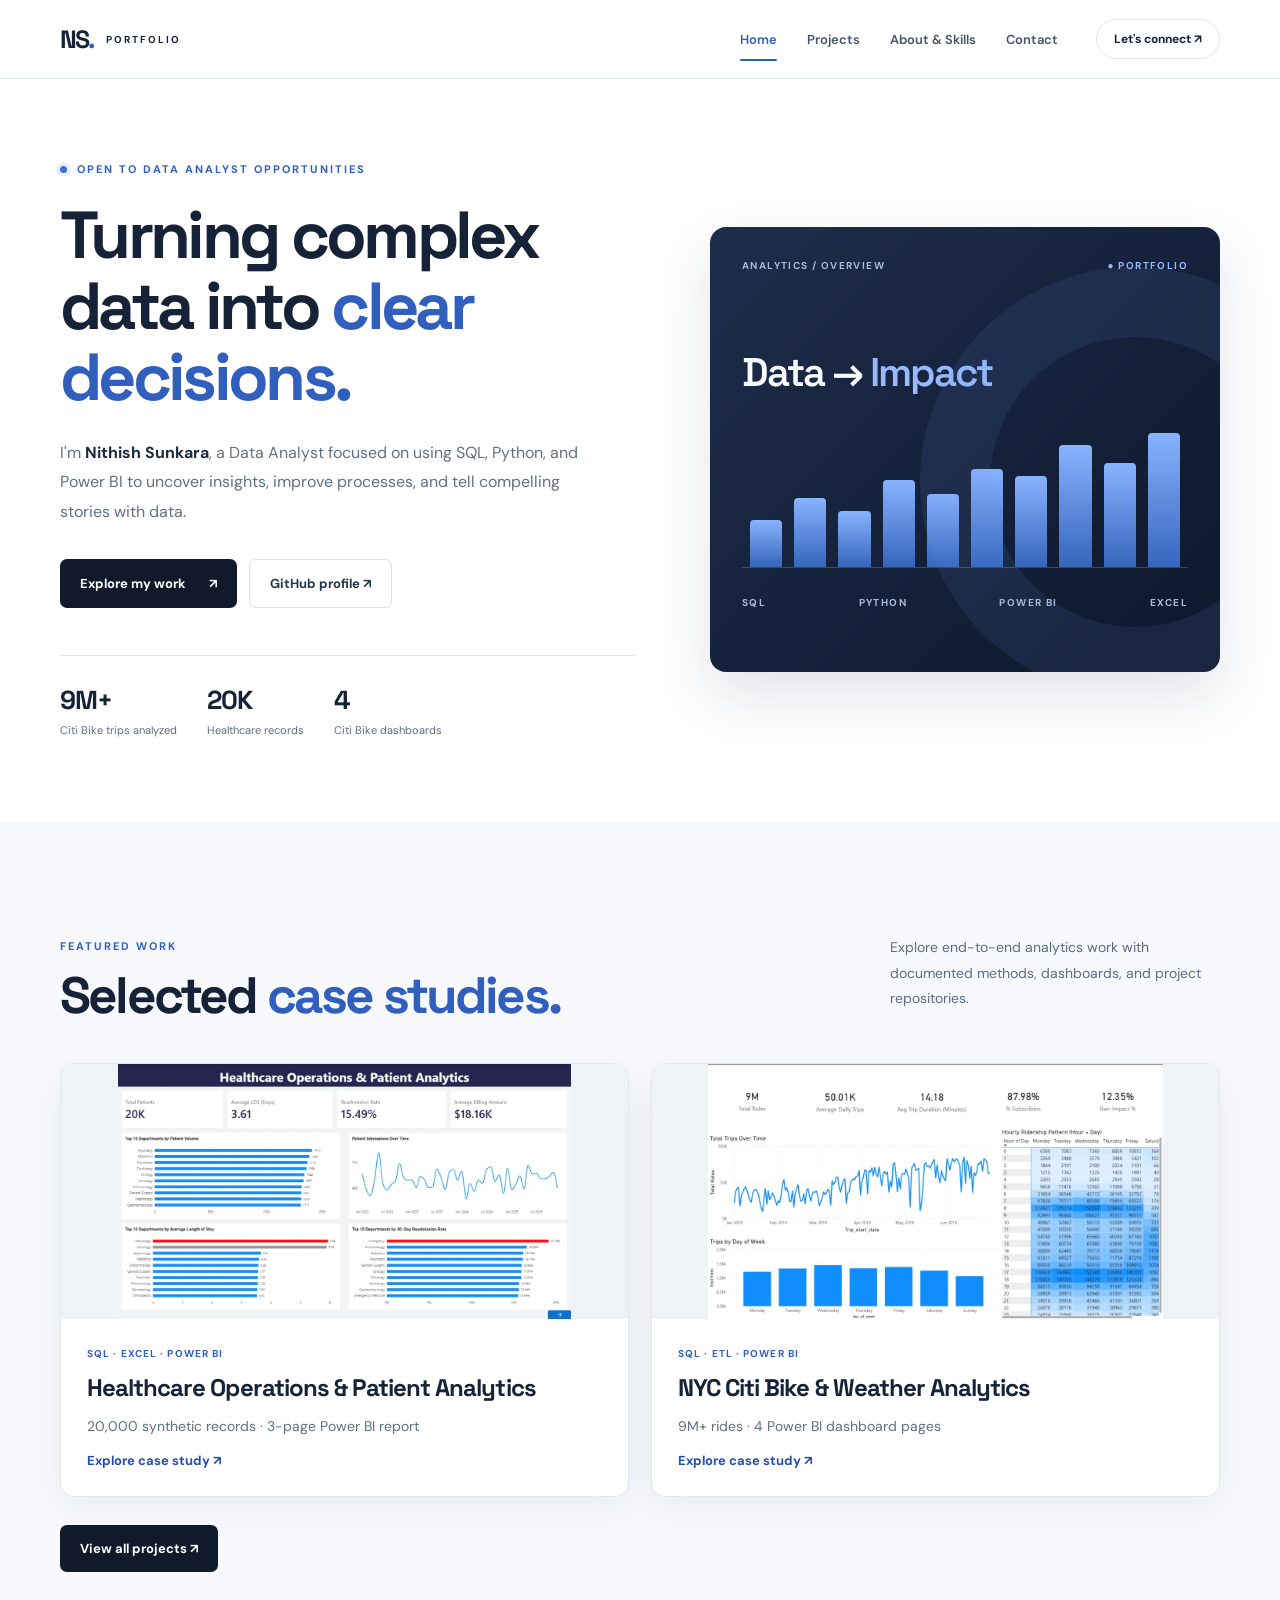
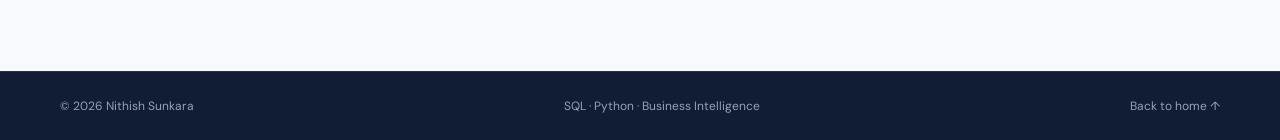
<file: index.html>
<!DOCTYPE html>
<html lang="en"><head><meta charset="utf-8"/><meta content="width=device-width,initial-scale=1" name="viewport"/><meta content="#111d35" name="theme-color"/><link href="styles.css" rel="stylesheet"/><meta content="Data Analyst portfolio showcasing analytical projects, SQL, Python, Power BI, and Excel." name="description"/><title>Data Analyst Portfolio | Nithish Sunkara</title>
<!-- Google Analytics -->
<script async src="https://www.googletagmanager.com/gtag/js?id=G-QJ0G49DFYY"></script>
<script>
  window.dataLayer = window.dataLayer || [];
  function gtag(){dataLayer.push(arguments);}
  gtag('js', new Date());
  gtag('config', 'G-QJ0G49DFYY');
</script>
</head><body><a class="skip" href="#main">Skip to content</a><header class="header"><div class="container nav"><a aria-label="Home" class="wordmark" href="index.html"><span class="mark">NS<span>.</span></span><span>PORTFOLIO</span></a><nav aria-label="Main navigation"><a aria-current="page" class="active" href="index.html">Home</a><a href="projects.html">Projects</a><a href="about.html">About &amp; Skills</a><a href="contact.html">Contact</a></nav><a class="nav-cta" href="contact.html">Let's connect ↗</a></div></header><main id="main"><section class="hero container home-hero" id="home"><div class="hero-copy"><div class="eyebrow"><span class="status-dot"></span> OPEN TO DATA ANALYST OPPORTUNITIES</div><h1>Turning complex data into <em>clear decisions.</em></h1><p class="lead">I'm <strong>Nithish Sunkara</strong>, a Data Analyst focused on using SQL, Python, and Power BI to uncover insights, improve processes, and tell compelling stories with data.</p><div class="actions"><a class="btn primary" href="projects.html">Explore my work <span>↗</span></a><a class="btn secondary" href="https://github.com/Nithish-Sunkara" rel="noopener noreferrer" target="_blank">GitHub profile ↗</a></div><div class="hero-metrics"><div><b>9M+</b><span>Citi Bike trips analyzed</span></div><div><b>20K</b><span>Healthcare records</span></div><div><b>4</b><span>Citi Bike dashboards</span></div></div></div><div aria-label="Decorative data visualization" class="hero-art"><div class="art-top"><span>ANALYTICS / OVERVIEW</span><span class="online">● PORTFOLIO</span></div><div class="art-value">Data → <span>Impact</span></div><div aria-hidden="true" class="bars"><i style="--h:35%"></i><i style="--h:52%"></i><i style="--h:42%"></i><i style="--h:65%"></i><i style="--h:55%"></i><i style="--h:73%"></i><i style="--h:68%"></i><i style="--h:91%"></i><i style="--h:78%"></i><i style="--h:100%"></i></div><div class="art-bottom"><span>SQL</span><span>PYTHON</span><span>POWER BI</span><span>EXCEL</span></div></div></section><section class="section projects-bg"><div class="container"><div class="section-top"><div><p class="kicker">FEATURED WORK</p><h2>Selected <span>case studies.</span></h2></div><p>Explore end-to-end analytics work with documented methods, dashboards, and project repositories.</p></div><div class="featured-preview"><a href="projects.html#healthcare"><img alt="Healthcare executive Power BI dashboard" loading="lazy" src="assets/healthcare/executive-overview.webp"/><div><span>SQL · EXCEL · POWER BI</span><h3>Healthcare Operations &amp; Patient Analytics</h3><p>20,000 synthetic records · 3-page Power BI report</p><strong>Explore case study ↗</strong></div></a><a href="projects.html#citibike"><img alt="Citi Bike ridership Power BI dashboard" loading="lazy" src="assets/citibike/ridership-overview.webp"/><div><span>SQL · ETL · POWER BI</span><h3>NYC Citi Bike &amp; Weather Analytics</h3><p>9M+ rides · 4 Power BI dashboard pages</p><strong>Explore case study ↗</strong></div></a></div><p class="browse-all"><a class="btn primary" href="projects.html">View all projects ↗</a></p></div></section></main><footer><div class="container footer"><span>© <span id="year"></span> Nithish Sunkara</span><span>SQL · Python · Business Intelligence</span><a href="index.html">Back to home ↑</a></div></footer><script src="script.js"></script></body></html>
</file>
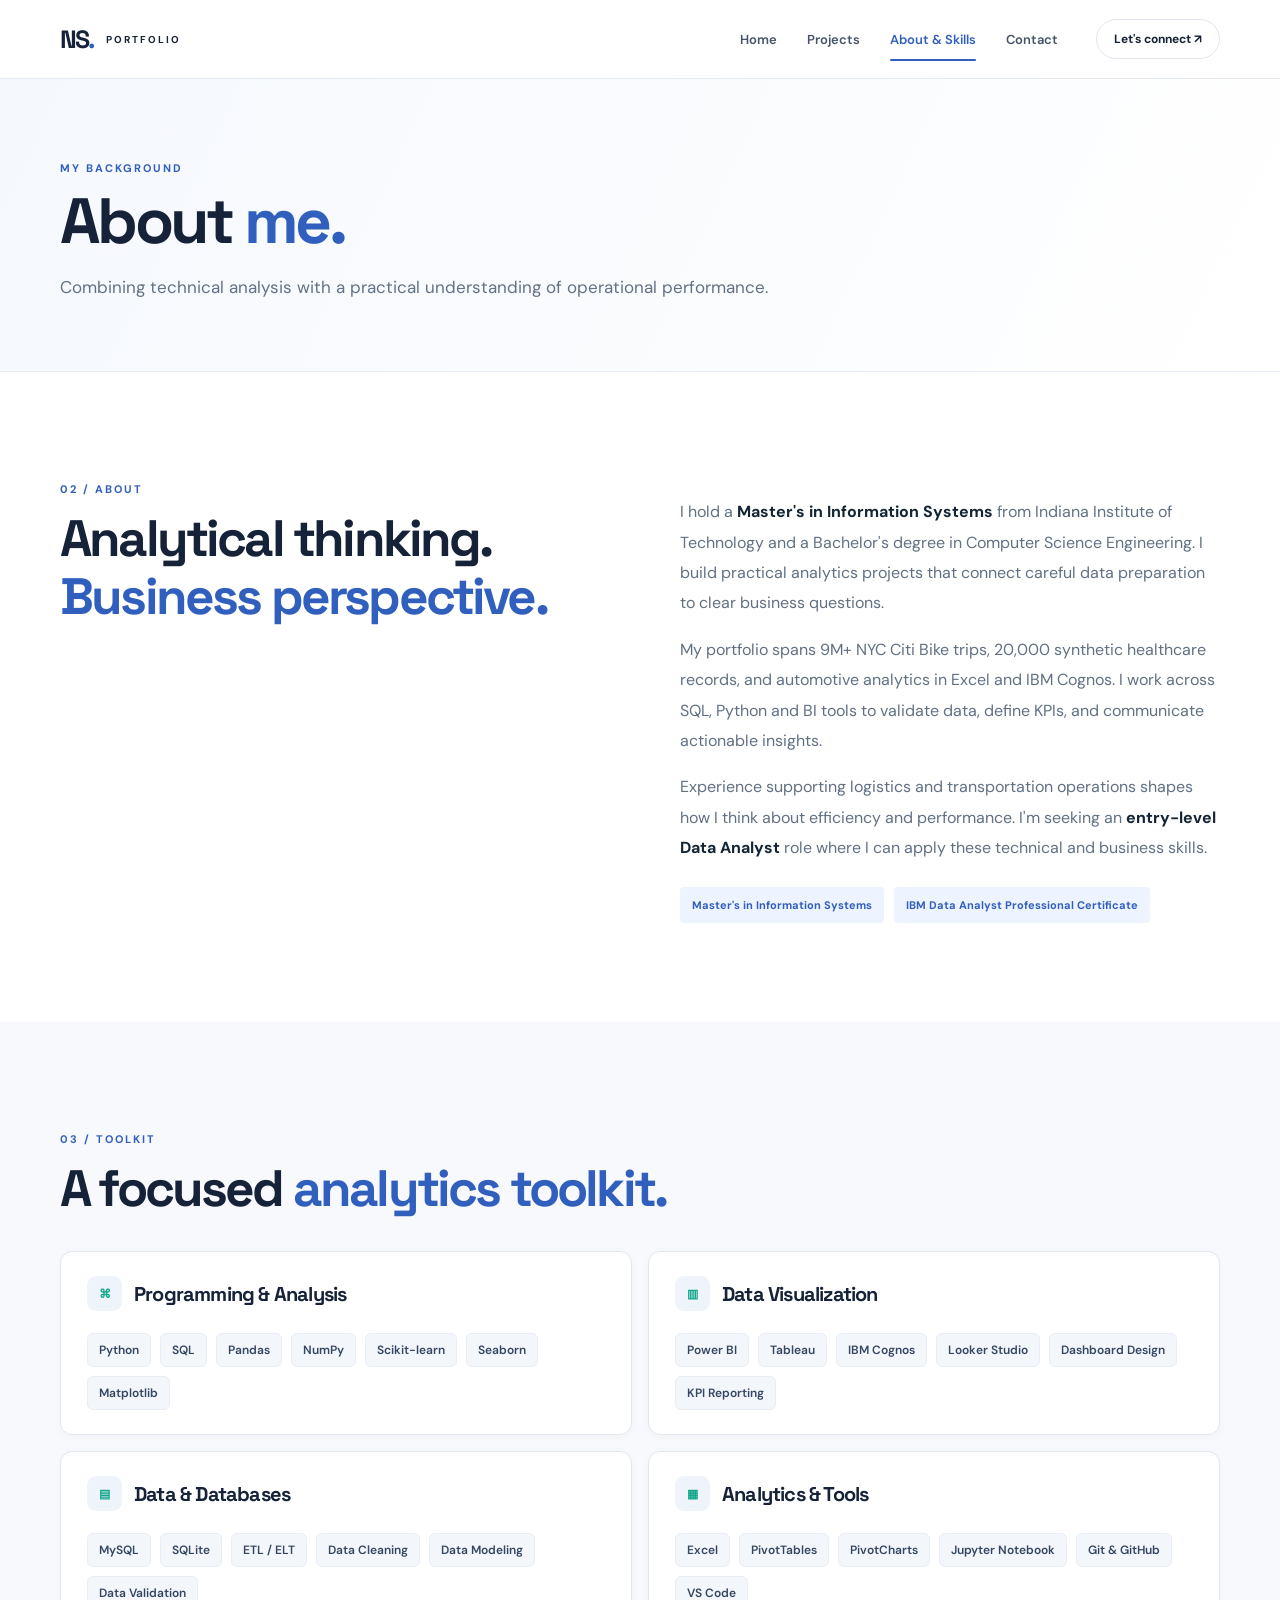
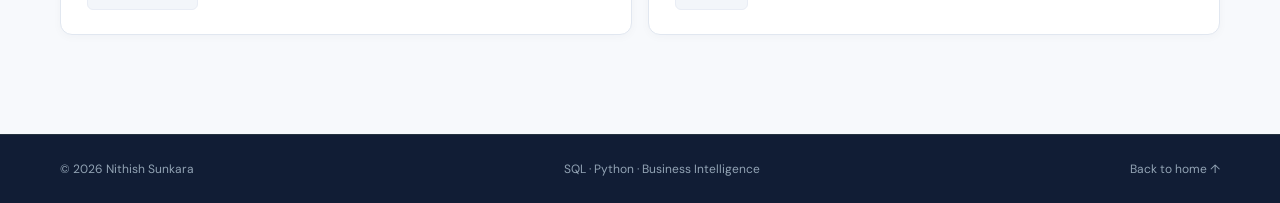
<file: about.html>
<!DOCTYPE html>
<html lang="en"><head><meta charset="utf-8"/><meta content="width=device-width,initial-scale=1" name="viewport"/><meta content="#111d35" name="theme-color"/><link href="styles.css" rel="stylesheet"/><meta content="Background, certifications and technical skills for Data Analyst Nithish Sunkara." name="description"/><title>About &amp; Skills | Nithish Sunkara</title>

<!-- Google Analytics -->
<script async src="https://www.googletagmanager.com/gtag/js?id=G-QJ0G49DFYY"></script>
<script>
  window.dataLayer = window.dataLayer || [];
  function gtag(){dataLayer.push(arguments);}
  gtag('js', new Date());
  gtag('config', 'G-QJ0G49DFYY');
</script>
</head><body><a class="skip" href="#main">Skip to content</a><header class="header"><div class="container nav"><a aria-label="Home" class="wordmark" href="index.html"><span class="mark">NS<span>.</span></span><span>PORTFOLIO</span></a><nav aria-label="Main navigation"><a href="index.html">Home</a><a href="projects.html">Projects</a><a aria-current="page" class="active" href="about.html">About &amp; Skills</a><a href="contact.html">Contact</a></nav><a class="nav-cta" href="contact.html">Let's connect ↗</a></div></header><main id="main"><section class="page-intro"><div class="container"><p class="kicker">MY BACKGROUND</p><h1>About <em>me.</em></h1><p>Combining technical analysis with a practical understanding of operational performance.</p></div></section><section class="section about-section" id="about"><div class="container about-grid"><div><p class="kicker">02 / ABOUT</p><h2>Analytical thinking.<br/><span>Business perspective.</span></h2></div><div class="about-copy"><p>I hold a <strong>Master's in Information Systems</strong> from Indiana Institute of Technology and a Bachelor's degree in Computer Science Engineering. I build practical analytics projects that connect careful data preparation to clear business questions.</p><p>My portfolio spans 9M+ NYC Citi Bike trips, 20,000 synthetic healthcare records, and automotive analytics in Excel and IBM Cognos. I work across SQL, Python and BI tools to validate data, define KPIs, and communicate actionable insights.</p><p>Experience supporting logistics and transportation operations shapes how I think about efficiency and performance. I'm seeking an <strong>entry-level Data Analyst</strong> role where I can apply these technical and business skills.</p><div class="credentials"><span>Master's in Information Systems</span><span>IBM Data Analyst Professional Certificate</span></div></div></div></section><section class="section skills-section" id="skills"><div class="container"><p class="kicker">03 / TOOLKIT</p><h2>A focused <span>analytics toolkit.</span></h2><div class="skills-grid"><div class="skill-card"><div class="skill-heading"><span aria-hidden="true" class="skill-icon">⌘</span><h3>Programming &amp; Analysis</h3></div><div class="skill-tags"><span>Python</span><span>SQL</span><span>Pandas</span><span>NumPy</span><span>Scikit-learn</span><span>Seaborn</span><span>Matplotlib</span></div></div><div class="skill-card"><div class="skill-heading"><span aria-hidden="true" class="skill-icon">▥</span><h3>Data Visualization</h3></div><div class="skill-tags"><span>Power BI</span><span>Tableau</span><span>IBM Cognos</span><span>Looker Studio</span><span>Dashboard Design</span><span>KPI Reporting</span></div></div><div class="skill-card"><div class="skill-heading"><span aria-hidden="true" class="skill-icon">▤</span><h3>Data &amp; Databases</h3></div><div class="skill-tags"><span>MySQL</span><span>SQLite</span><span>ETL / ELT</span><span>Data Cleaning</span><span>Data Modeling</span><span>Data Validation</span></div></div><div class="skill-card"><div class="skill-heading"><span aria-hidden="true" class="skill-icon">▦</span><h3>Analytics &amp; Tools</h3></div><div class="skill-tags"><span>Excel</span><span>PivotTables</span><span>PivotCharts</span><span>Jupyter Notebook</span><span>Git &amp; GitHub</span><span>VS Code</span></div></div></div></div></section></main><footer><div class="container footer"><span>© <span id="year"></span> Nithish Sunkara</span><span>SQL · Python · Business Intelligence</span><a href="index.html">Back to home ↑</a></div></footer><script src="script.js"></script></body></html>
</file>
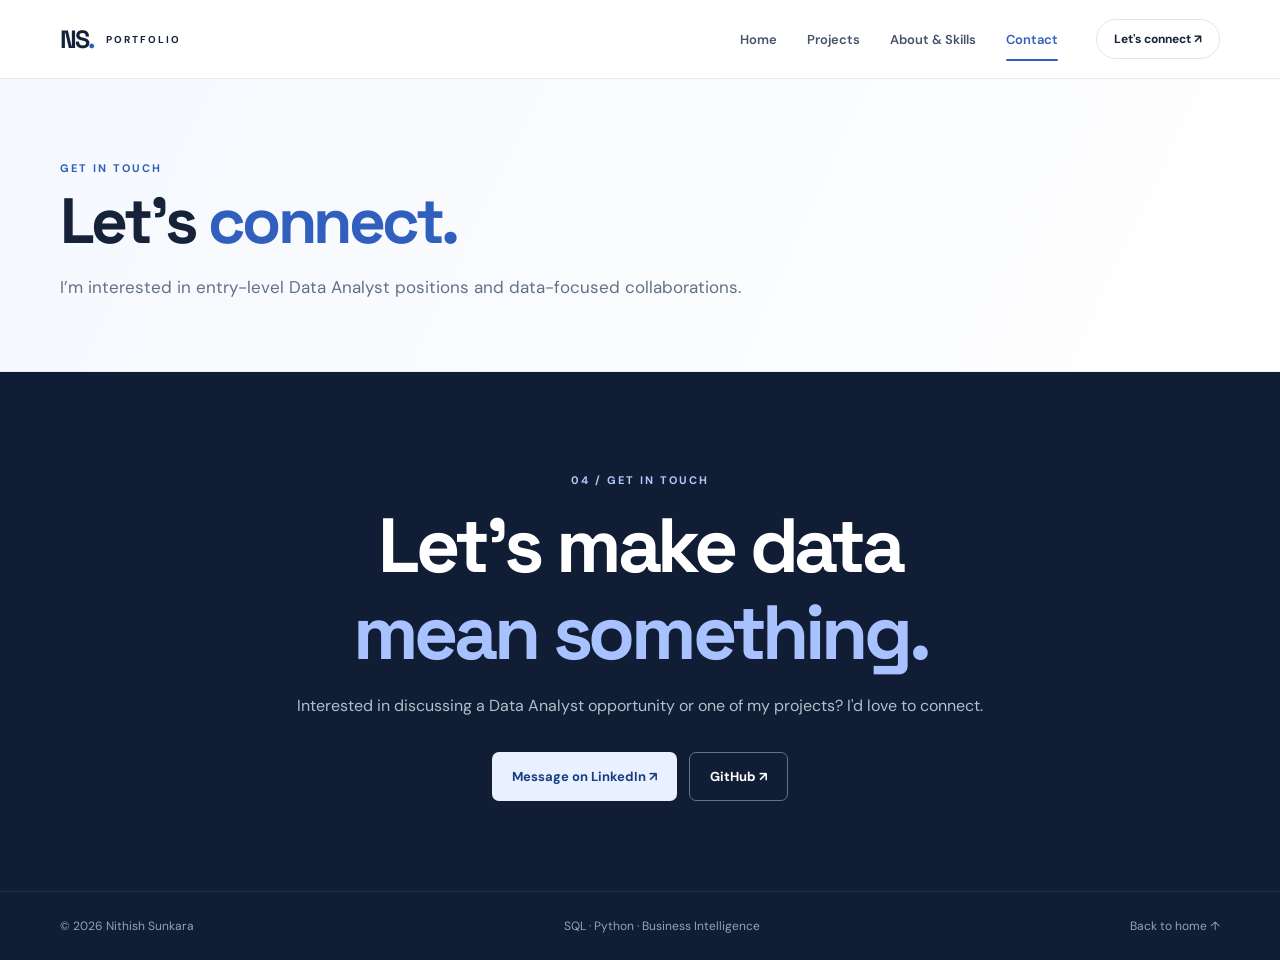
<file: contact.html>
<!DOCTYPE html>
<html lang="en"><head><meta charset="utf-8"/><meta content="width=device-width,initial-scale=1" name="viewport"/><meta content="#111d35" name="theme-color"/><link href="styles.css" rel="stylesheet"/><meta content="Contact Nithish Sunkara for entry-level Data Analyst opportunities." name="description"/><title>Contact | Nithish Sunkara</title>

<!-- Google Analytics -->
<script async src="https://www.googletagmanager.com/gtag/js?id=G-QJ0G49DFYY"></script>
<script>
  window.dataLayer = window.dataLayer || [];
  function gtag(){dataLayer.push(arguments);}
  gtag('js', new Date());
  gtag('config', 'G-QJ0G49DFYY');
</script>
</head><body><a class="skip" href="#main">Skip to content</a><header class="header"><div class="container nav"><a aria-label="Home" class="wordmark" href="index.html"><span class="mark">NS<span>.</span></span><span>PORTFOLIO</span></a><nav aria-label="Main navigation"><a href="index.html">Home</a><a href="projects.html">Projects</a><a href="about.html">About &amp; Skills</a><a aria-current="page" class="active" href="contact.html">Contact</a></nav><a class="nav-cta" href="contact.html">Let's connect ↗</a></div></header><main id="main"><section class="page-intro"><div class="container"><p class="kicker">GET IN TOUCH</p><h1>Let’s <em>connect.</em></h1><p>I’m interested in entry-level Data Analyst positions and data-focused collaborations.</p></div></section><section class="contact-section contact-page" id="contact"><div class="container contact-inner"><p class="kicker">04 / GET IN TOUCH</p><h2>Let's make data<br/><em>mean something.</em></h2><p>Interested in discussing a Data Analyst opportunity or one of my projects? I'd love to connect.</p><div class="actions"><a class="btn light" href="https://www.linkedin.com/in/nsunkara01/" rel="noopener noreferrer" target="_blank">Message on LinkedIn ↗</a><a class="btn outline" href="https://github.com/Nithish-Sunkara" rel="noopener noreferrer" target="_blank">GitHub ↗</a></div></div></section></main><footer><div class="container footer"><span>© <span id="year"></span> Nithish Sunkara</span><span>SQL · Python · Business Intelligence</span><a href="index.html">Back to home ↑</a></div></footer><script src="script.js"></script></body></html>
</file>
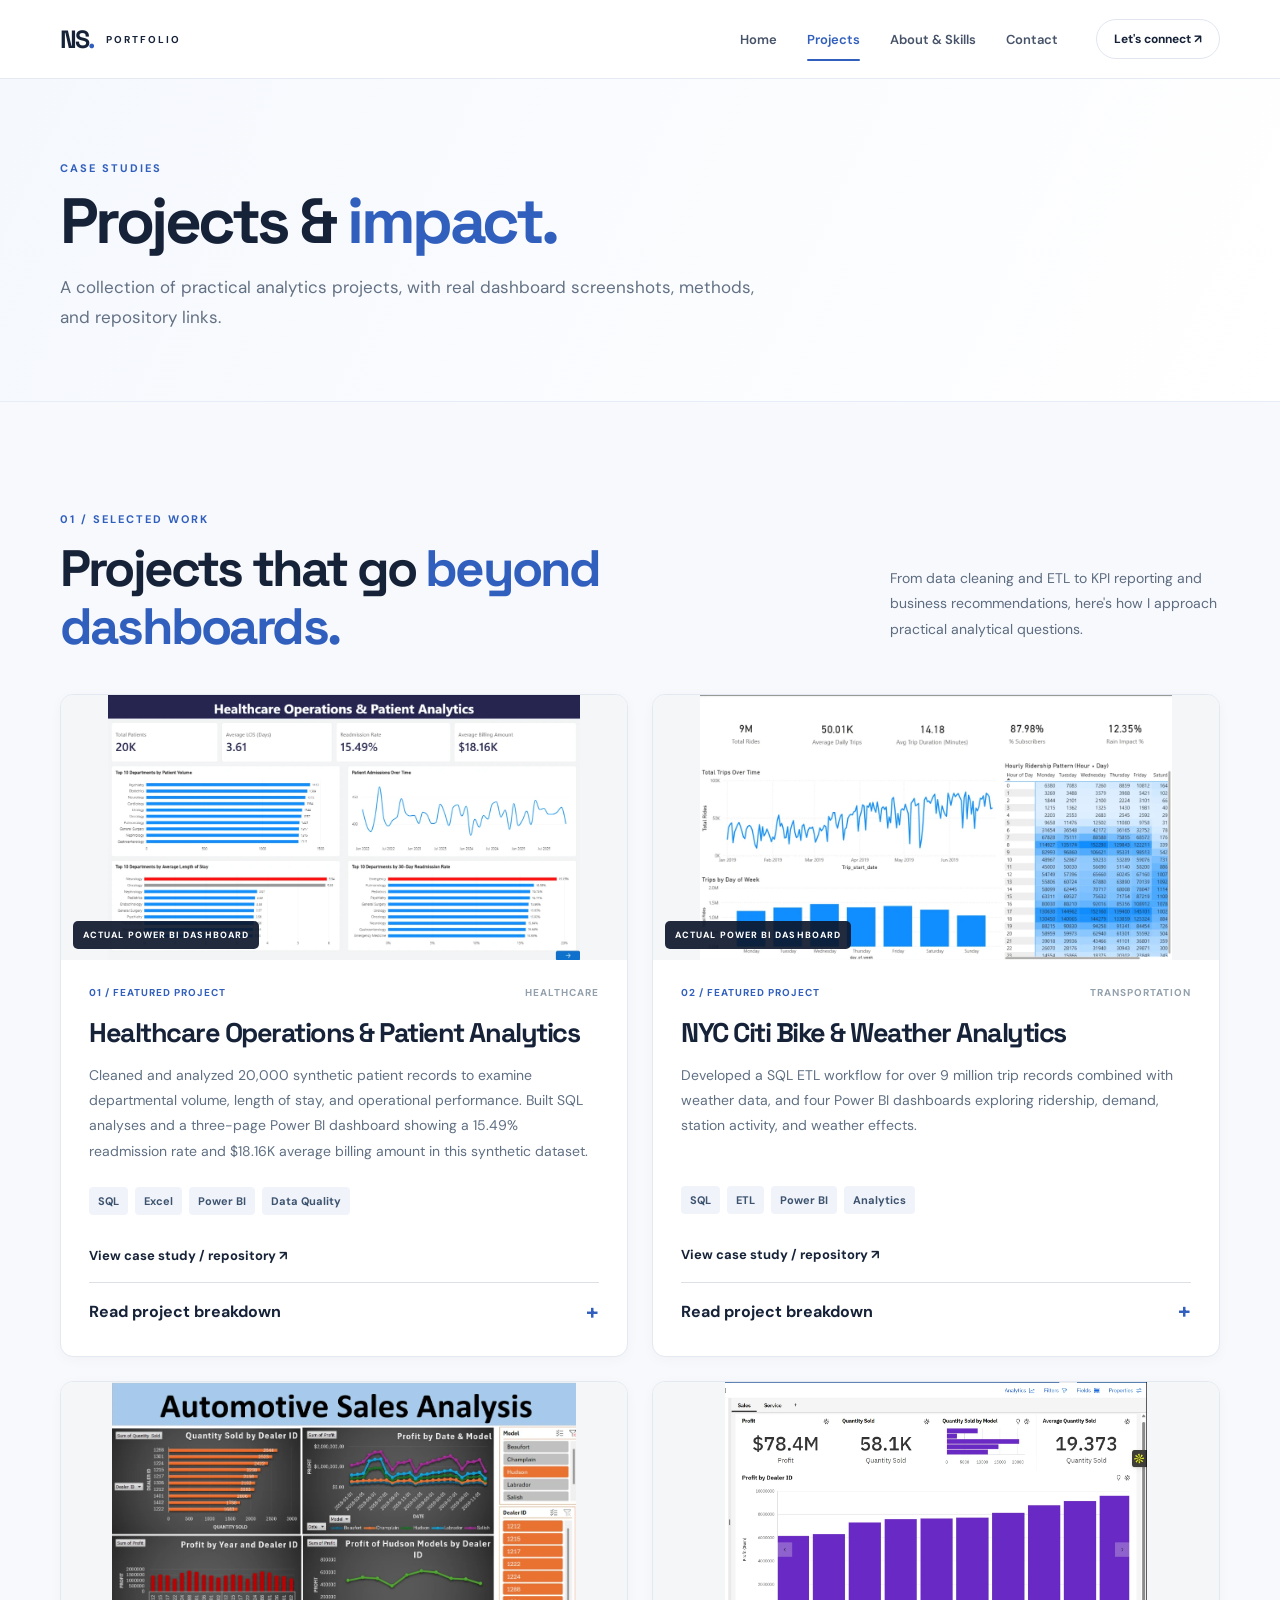
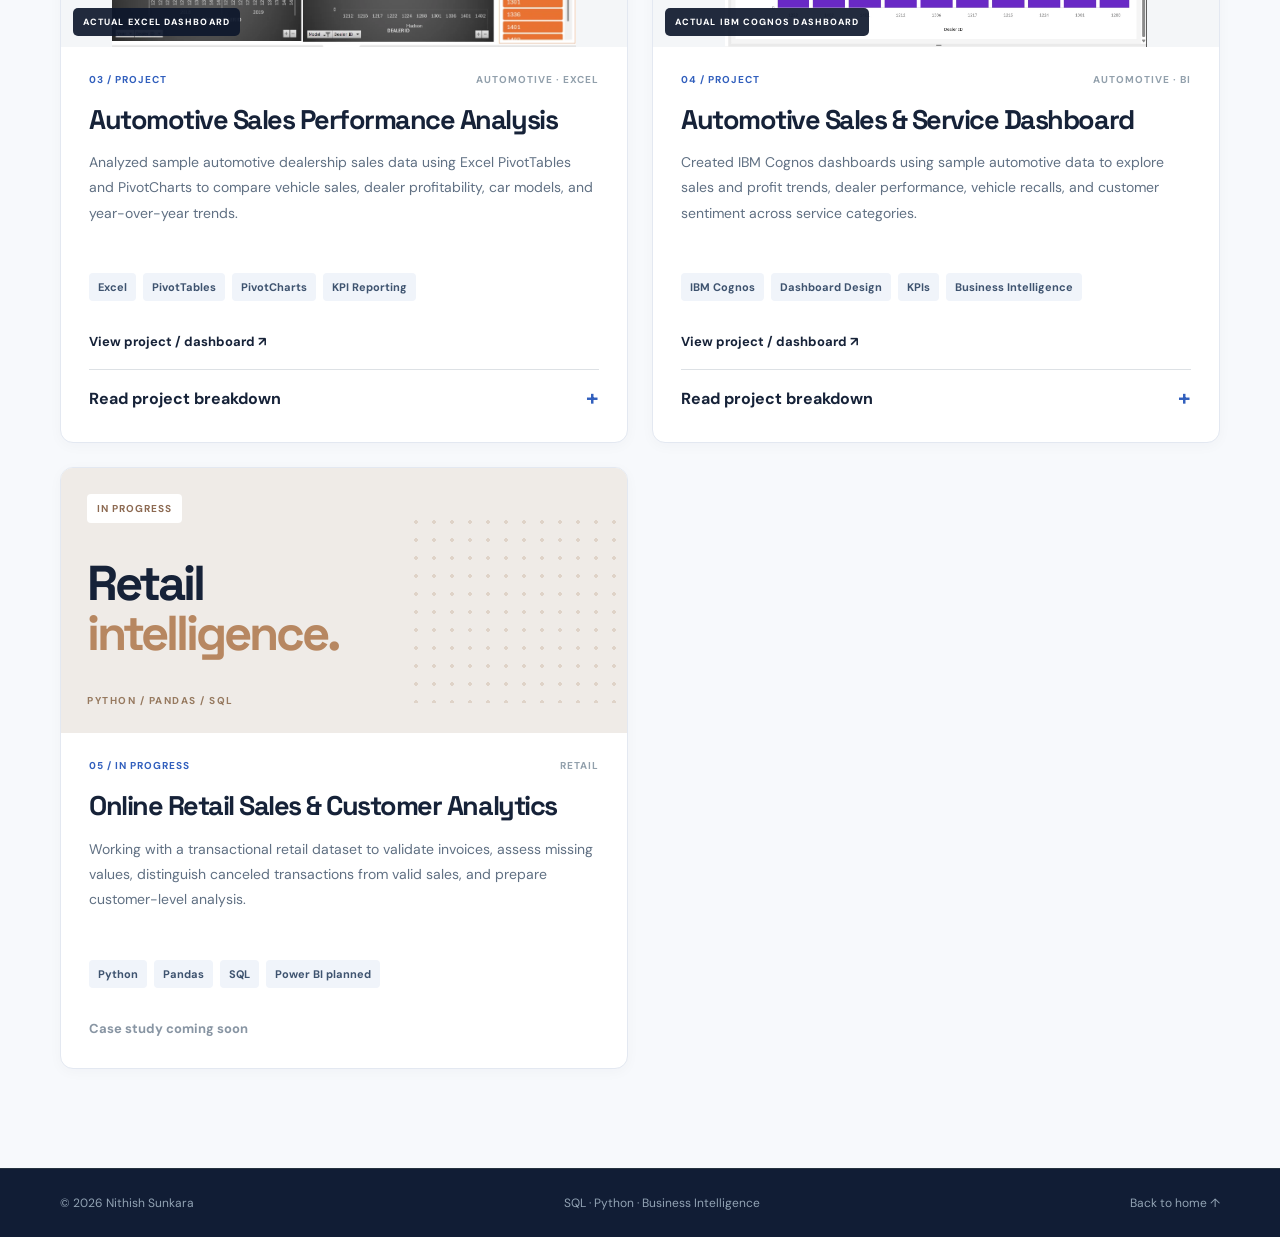
<file: projects.html>
<!DOCTYPE html>
<html lang="en"><head><meta charset="utf-8"/><meta content="width=device-width,initial-scale=1" name="viewport"/><meta content="#111d35" name="theme-color"/><link href="styles.css" rel="stylesheet"/><meta content="Portfolio projects in healthcare, transportation, automotive analytics and retail." name="description"/><title>Projects | Nithish Sunkara</title>

<!-- Google Analytics -->
<script async src="https://www.googletagmanager.com/gtag/js?id=G-QJ0G49DFYY"></script>
<script>
  window.dataLayer = window.dataLayer || [];
  function gtag(){dataLayer.push(arguments);}
  gtag('js', new Date());
  gtag('config', 'G-QJ0G49DFYY');
</script>
</head><body><a class="skip" href="#main">Skip to content</a><header class="header"><div class="container nav"><a aria-label="Home" class="wordmark" href="index.html"><span class="mark">NS<span>.</span></span><span>PORTFOLIO</span></a><nav aria-label="Main navigation"><a href="index.html">Home</a><a aria-current="page" class="active" href="projects.html">Projects</a><a href="about.html">About &amp; Skills</a><a href="contact.html">Contact</a></nav><a class="nav-cta" href="contact.html">Let's connect ↗</a></div></header><main id="main"><section class="page-intro"><div class="container"><p class="kicker">CASE STUDIES</p><h1>Projects &amp; <em>impact.</em></h1><p>A collection of practical analytics projects, with real dashboard screenshots, methods, and repository links.</p></div></section><section class="section projects-bg" id="all-projects"><div class="container"><div class="section-top"><div><p class="kicker">01 / SELECTED WORK</p><h2>Projects that go <span>beyond dashboards.</span></h2></div><p>From data cleaning and ETL to KPI reporting and business recommendations, here's how I approach practical analytical questions.</p></div><div class="projects-grid">
<article class="project featured" id="healthcare"><div class="project-image healthcare actual-dashboard"><img alt="Healthcare Operations and Patient Analytics executive overview dashboard featuring 20,000 patients, 3.61 day average stay, 15.49 percent readmission rate, and departmental comparisons" loading="lazy" src="assets/healthcare/executive-overview.webp"/><span class="dashboard-label">ACTUAL POWER BI DASHBOARD</span></div><div class="project-content"><div class="meta"><span>01 / FEATURED PROJECT</span><span>HEALTHCARE</span></div><h3>Healthcare Operations &amp; Patient Analytics</h3><p>Cleaned and analyzed 20,000 synthetic patient records to examine departmental volume, length of stay, and operational performance. Built SQL analyses and a three-page Power BI dashboard showing a 15.49% readmission rate and $18.16K average billing amount in this synthetic dataset.</p><div class="chips"><span>SQL</span><span>Excel</span><span>Power BI</span><span>Data Quality</span></div><a class="project-link" href="https://github.com/Nithish-Sunkara/Healthcare-Operational-Analytics" rel="noopener noreferrer" target="_blank">View case study / repository ↗</a><details class="case-study"><summary>Read project breakdown <span aria-hidden="true">+</span></summary><div class="case-body"><h4>Business question</h4><p>How do patient volumes, length of stay and readmissions vary across hospital departments?</p><h4>My approach</h4><p>Validated and standardized a synthetic 20,000-row dataset, queried department-level metrics in SQL, and assembled a three-page Power BI dashboard.</p><h4>Selected findings</h4><p>The overall average stay was approximately <strong>3.61 days</strong>; Neurology and Oncology showed longer averages, around <strong>5.94</strong> and <strong>5.89 days</strong>, respectively. These are exploratory patterns in synthetic data, not real-world clinical conclusions.</p><h4>Dashboard gallery</h4><p>Explore all three pages of the Power BI report. Figures reflect synthetic data used for a portfolio analysis.</p><div class="dashboard-gallery"><figure><a href="assets/healthcare/executive-overview.webp" rel="noopener" target="_blank"><img alt="Executive overview Power BI report" loading="lazy" src="assets/healthcare/executive-overview.webp"/></a><figcaption>01 · Executive overview</figcaption></figure><figure><a href="assets/healthcare/operations-financial.webp" rel="noopener" target="_blank"><img alt="Operations and financial analysis Power BI report" loading="lazy" src="assets/healthcare/operations-financial.webp"/></a><figcaption>02 · Operations &amp; finance</figcaption></figure><figure><a href="assets/healthcare/patient-quality.webp" rel="noopener" target="_blank"><img alt="Patient and quality analysis Power BI report" loading="lazy" src="assets/healthcare/patient-quality.webp"/></a><figcaption>03 · Patient &amp; quality</figcaption></figure></div><h4>Deliverables</h4><p>Cleaning workflow, SQL analysis, three-page Power BI dashboard and project documentation in GitHub.</p></div></details></div></article>
<article class="project" id="citibike"><div class="project-image bike actual-dashboard"><img alt="Actual Power BI Citi Bike overview dashboard: 9M rides, 50.01K average daily trips, 12.35% rain impact and daily ridership charts" loading="lazy" src="assets/citibike/ridership-overview.webp"/><span class="dashboard-label">ACTUAL POWER BI DASHBOARD</span></div><div class="project-content"><div class="meta"><span>02 / FEATURED PROJECT</span><span>TRANSPORTATION</span></div><h3>NYC Citi Bike &amp; Weather Analytics</h3><p>Developed a SQL ETL workflow for over 9 million trip records combined with weather data, and four Power BI dashboards exploring ridership, demand, station activity, and weather effects.</p><div class="chips"><span>SQL</span><span>ETL</span><span>Power BI</span><span>Analytics</span></div><a class="project-link" href="https://github.com/Nithish-Sunkara/Citibike_Weather_Analysis" rel="noopener noreferrer" target="_blank">View case study / repository ↗</a><details class="case-study"><summary>Read project breakdown <span aria-hidden="true">+</span></summary><div class="case-body"><h4>Business question</h4><p>How do usage patterns, stations and weather conditions relate to demand for shared bicycles?</p><h4>My approach</h4><p>Integrated more than 9 million ride records with NYC weather data through a SQL ETL pipeline and developed four Power BI dashboards with KPI reporting.</p><h4>Selected findings</h4><p>Across the displayed January–June 2019 analysis, the overview reports <strong>50.01K average daily trips</strong>, <strong>14.18-minute average trip duration</strong>, <strong>87.98% subscriber rides</strong>, and a <strong>12.35% rain-associated difference</strong> in average daily ridership (46.40K on rainy days versus 52.93K on non-rainy days). These are descriptive comparisons, not evidence that rain alone caused the difference.</p><h4>Power BI dashboard gallery</h4><p>Explore the four dashboard pages. Figures and charts reflect the report’s current filters and date range.</p><div class="dashboard-gallery"><figure><a href="assets/citibike/ridership-overview.webp" rel="noopener" target="_blank"><img alt="Citi Bike Power BI dashboard — Ridership overview" loading="lazy" src="assets/citibike/ridership-overview.webp"/></a><figcaption>01 · Ridership overview</figcaption></figure><figure><a href="assets/citibike/station-performance.webp" rel="noopener" target="_blank"><img alt="Citi Bike Power BI dashboard — Station performance" loading="lazy" src="assets/citibike/station-performance.webp"/></a><figcaption>02 · Station performance</figcaption></figure><figure><a href="assets/citibike/subscriber-customer.webp" rel="noopener" target="_blank"><img alt="Citi Bike Power BI dashboard — Subscriber vs. customer analysis" loading="lazy" src="assets/citibike/subscriber-customer.webp"/></a><figcaption>03 · Subscriber vs. customer analysis</figcaption></figure><figure><a href="assets/citibike/weather-impact.webp" rel="noopener" target="_blank"><img alt="Citi Bike Power BI dashboard — Weather impact" loading="lazy" src="assets/citibike/weather-impact.webp"/></a><figcaption>04 · Weather impact</figcaption></figure></div><h4>Deliverables</h4><p>SQL pipeline, quality checks, visual reports and documented transportation insights.</p></div></details></div></article>
<article class="project" id="automotive-excel"><div class="project-image automotive-excel actual-dashboard"><img alt="Actual Excel Automotive Sales Analysis dashboard, with dealer quantity sold, profit by date and model, and dealer profitability charts" loading="lazy" src="assets/automotive/sales-excel-dashboard.webp"/><span class="dashboard-label">ACTUAL EXCEL DASHBOARD</span></div><div class="project-content"><div class="meta"><span>03 / PROJECT</span><span>AUTOMOTIVE · EXCEL</span></div><h3>Automotive Sales Performance Analysis</h3><p>Analyzed sample automotive dealership sales data using Excel PivotTables and PivotCharts to compare vehicle sales, dealer profitability, car models, and year-over-year trends.</p><div class="chips"><span>Excel</span><span>PivotTables</span><span>PivotCharts</span><span>KPI Reporting</span></div><a class="project-link" href="https://github.com/Nithish-Sunkara/Automotive-Sales-Analysis" rel="noopener noreferrer" target="_blank">View project / dashboard ↗</a><details class="case-study"><summary>Read project breakdown <span aria-hidden="true">+</span></summary><div class="case-body"><h4>Business question</h4><p>Which dealerships and vehicle categories contribute most to sales and profitability?</p><h4>My approach</h4><p>Used Excel PivotTables, PivotCharts and a reporting dashboard to explore sample dealership performance across vehicle models and time periods.</p><h4>What the analysis enables</h4><p>Comparison of dealer results, vehicle mix and profit patterns. Results are presented as descriptive analysis rather than claims of operational improvement.</p><h4>Dashboard screenshot</h4><p>The interactive Excel dashboard compares dealer sales quantities and profit patterns across models and time. The screenshot displays model and dealer slicer selections; figures shown are specific to those selections.</p><div class="dashboard-gallery"><figure><a href="assets/automotive/sales-excel-dashboard.webp" rel="noopener" target="_blank"><img alt="Automotive Sales Analysis Excel dashboard showing sales quantities and profit trends by vehicle model and dealer" loading="lazy" src="assets/automotive/sales-excel-dashboard.webp"/></a><figcaption>Automotive sales · Excel dashboard</figcaption></figure></div><h4>Deliverables</h4><p>Excel workbook, dashboard and repository documentation.</p></div></details></div></article>
<article class="project" id="automotive-cognos"><div class="project-image automotive-cognos actual-dashboard"><img alt="Actual IBM Cognos Sales dashboard showing $78.4M profit, 58.1K units sold, model volumes, and dealer-level profitability" loading="lazy" src="assets/automotive/cognos-sales.webp"/><span class="dashboard-label">ACTUAL IBM COGNOS DASHBOARD</span></div><div class="project-content"><div class="meta"><span>04 / PROJECT</span><span>AUTOMOTIVE · BI</span></div><h3>Automotive Sales &amp; Service Dashboard</h3><p>Created IBM Cognos dashboards using sample automotive data to explore sales and profit trends, dealer performance, vehicle recalls, and customer sentiment across service categories.</p><div class="chips"><span>IBM Cognos</span><span>Dashboard Design</span><span>KPIs</span><span>Business Intelligence</span></div><a class="project-link" href="https://github.com/Nithish-Sunkara/cognos-automotive-dashboard" rel="noopener noreferrer" target="_blank">View project / dashboard ↗</a><details class="case-study"><summary>Read project breakdown <span aria-hidden="true">+</span></summary><div class="case-body"><h4>Business question</h4><p>How can sales and service performance be compared in one reporting experience?</p><h4>My approach</h4><p>Designed IBM Cognos visualizations for sales, profitability, dealership performance, recalls and customer sentiment using sample automotive data.</p><h4>What the dashboard enables</h4><p>A unified view of commercial and after-sales indicators, making it easier to identify categories worth investigating.</p><h4>Cognos dashboard gallery</h4><p>The Sales page highlights $78.4M profit, 58.1K vehicles sold and dealer-level performance. The Service page compares recalls by model, affected systems, and customer sentiment. Figures reflect the sample dataset and dashboard selections.</p><div class="dashboard-gallery"><figure><a href="assets/automotive/cognos-sales.webp" rel="noopener" target="_blank"><img alt="IBM Cognos automotive sales page with profit, quantity sold, and dealer performance" loading="lazy" src="assets/automotive/cognos-sales.webp"/></a><figcaption>01 · Sales performance</figcaption></figure><figure><a href="assets/automotive/cognos-service.webp" rel="noopener" target="_blank"><img alt="IBM Cognos automotive service page with recall counts by model, sentiment, and monthly sales and profit" loading="lazy" src="assets/automotive/cognos-service.webp"/></a><figcaption>02 · Service and recalls</figcaption></figure></div><h4>Deliverables</h4><p>IBM Cognos dashboard assets and project documentation.</p></div></details></div></article>
<article class="project upcoming" id="retail"><div class="upcoming-visual"><span class="work-badge">IN PROGRESS</span><div aria-hidden="true" class="grid-dots"></div><strong>Retail<br/><em>intelligence.</em></strong><span>PYTHON / PANDAS / SQL</span></div><div class="project-content"><div class="meta"><span>05 / IN PROGRESS</span><span>RETAIL</span></div><h3>Online Retail Sales &amp; Customer Analytics</h3><p>Working with a transactional retail dataset to validate invoices, assess missing values, distinguish canceled transactions from valid sales, and prepare customer-level analysis.</p><div class="chips"><span>Python</span><span>Pandas</span><span>SQL</span><span>Power BI planned</span></div><span class="coming">Case study coming soon</span></div></article>
</div></div></section></main><footer><div class="container footer"><span>© <span id="year"></span> Nithish Sunkara</span><span>SQL · Python · Business Intelligence</span><a href="index.html">Back to home ↑</a></div></footer><script src="script.js"></script></body></html>
</file>
<file: styles.css>
@import url('https://fonts.googleapis.com/css2?family=DM+Sans:wght@400;500;600;700&family=Space+Grotesk:wght@400;500;600;700&display=swap');
:root{--ink:#101a2b;--muted:#637184;--blue:#6bd6c0;--dark:#0b1220;--line:#e2e8ef}*{box-sizing:border-box}html{scroll-behavior:smooth}body{margin:0;font-family:'DM Sans',Arial,sans-serif;color:var(--ink);background:#fff}a{color:inherit;text-decoration:none}button,a{outline-offset:4px}.container{width:min(1160px,calc(100% - 48px));margin:auto}.header{position:sticky;top:0;z-index:10;background:#fffefaed;backdrop-filter:blur(16px);border-bottom:1px solid #edf0f3}.nav{height:78px;display:flex;align-items:center;gap:38px}.wordmark{display:flex;align-items:center;gap:13px;font-size:10px;letter-spacing:2px;font-weight:700}.mark{font:700 25px 'Space Grotesk',sans-serif;letter-spacing:-2px}.mark span{color:#13b99d}nav{display:flex;gap:30px;margin-left:auto}nav a{font-size:13px;font-weight:600;color:#465368}nav a:hover,.project-link:hover{color:#079880}.nav-cta{font-size:12px;border:1px solid var(--line);border-radius:30px;padding:11px 17px;font-weight:700}.hero{padding:96px 0 105px;display:grid;grid-template-columns:1.06fr .94fr;gap:75px;align-items:center}.eyebrow,.kicker{font-size:11px;letter-spacing:2px;font-weight:700;color:#138e7f}.eyebrow{display:flex;align-items:center;gap:10px}.status-dot{width:7px;height:7px;border-radius:50%;background:#18ba9c;box-shadow:0 0 0 4px #ddf8f1}h1,h2,h3{font-family:'Space Grotesk',Arial,sans-serif;letter-spacing:-.055em}h1{font-size:clamp(48px,5.2vw,78px);line-height:1.07;margin:24px 0}h1 em,h2 span,.contact-section h2 em{font-style:normal;color:#14a88e}.lead{font-size:16px;line-height:1.85;color:#627084;max-width:540px}.lead strong{color:#1f2b3c}.actions{display:flex;gap:12px;margin-top:33px;flex-wrap:wrap}.btn{padding:15px 20px;border-radius:7px;font-size:13px;font-weight:700;display:inline-flex;align-items:center;gap:23px}.primary{background:#101a2b;color:white}.secondary{border:1px solid #d7e0e7;color:#26364a}.btn:hover{transform:translateY(-2px);transition:.2s}.hero-metrics{display:flex;gap:30px;border-top:1px solid var(--line);margin-top:47px;padding-top:27px}.hero-metrics div{display:flex;flex-direction:column;gap:6px}.hero-metrics b{font:700 26px 'Space Grotesk',sans-serif;letter-spacing:-1px}.hero-metrics span{font-size:11px;color:var(--muted)}.hero-art{height:445px;background:linear-gradient(135deg,#172c3b,#0b1422 70%);padding:32px;border-radius:16px;box-shadow:0 25px 65px #1a38562b;color:#e4f9f6;position:relative;overflow:hidden}.hero-art:after{content:'';position:absolute;width:290px;height:290px;right:-130px;top:40px;border-radius:50%;border:70px solid #28bca51a}.art-top,.art-bottom{display:flex;justify-content:space-between;font-size:10px;letter-spacing:1.4px;font-weight:700;color:#89a6b4}.online{color:#68dbc4}.art-value{font:600 40px 'Space Grotesk',sans-serif;letter-spacing:-2px;margin-top:75px}.art-value span{color:#74dfc7}.bars{display:flex;align-items:end;gap:12px;height:135px;margin-top:35px;border-bottom:1px solid #62798977;padding:0 8px}.bars i{width:100%;height:var(--h);background:linear-gradient(#79e1c9,#287d83);border-radius:4px 4px 0 0}.art-bottom{margin-top:28px}.section{padding:99px 0}.projects-bg{background:#f6f8fa}.section-top{display:flex;justify-content:space-between;gap:65px;align-items:end;margin-bottom:38px}.section-top>div{max-width:630px}.section-top>p{max-width:330px;color:var(--muted);font-size:14px;line-height:1.8}h2{font-size:clamp(36px,4vw,53px);line-height:1.13;margin:14px 0 0}.projects-grid{display:grid;grid-template-columns:repeat(2,minmax(0,1fr));gap:24px}.project{border:1px solid #e1e8eb;background:white;border-radius:13px;overflow:hidden}.project-image{height:265px;padding:23px;position:relative;overflow:hidden}.healthcare{background:#dcefed}.mock-head,.bike-top{display:flex;justify-content:space-between;font-size:10px;letter-spacing:1px;font-weight:700;color:#37675f}.mock-kpis{display:flex;gap:10px;margin:23px 0}.mock-kpis>div{flex:1;background:#fff;padding:14px 12px;border-radius:7px;box-shadow:0 2px 6px #143a3820}.mock-kpis small{display:block;color:#677e7b;font-size:8px;letter-spacing:.5px}.mock-kpis b{font:700 23px 'Space Grotesk';color:#1d3b3b}.mock-bars{height:87px;display:flex;align-items:end;gap:17px;padding:0 15px;border-bottom:1px solid #b7d0ca}.mock-bars i{background:#72bcb4;flex:1;border-radius:4px 4px 0 0}.mock-note{position:absolute;bottom:8px;right:14px;font-size:9px;color:#456a66}.bike{background:#132536;color:#fff}.bike-top{color:#9dbac4}.bike-number{font:700 93px 'Space Grotesk';letter-spacing:-7px;margin-top:9px;line-height:1}.bike-number span{color:#71dfc6}.bike-label{font-size:10px;letter-spacing:2px;color:#9dbac4}.bike svg{position:absolute;width:100%;bottom:3px;left:0;height:115px}.bike .mock-note{color:#c0d5d3}.project-content{padding:26px 28px 30px}.meta{display:flex;justify-content:space-between;gap:8px;color:#0c9a86;font-size:10px;font-weight:700;letter-spacing:1px}.meta span+span{color:#92a0ac}.project h3{font-size:27px;line-height:1.2;margin:18px 0 12px}.project p{font-size:14px;color:#607083;line-height:1.8;min-height:100px}.chips{display:flex;flex-wrap:wrap;gap:7px;margin:23px 0}.chips span{background:#edf3f4;color:#38505e;border-radius:4px;padding:7px 9px;font-size:11px;font-weight:700}.project-link,.coming{display:inline-block;font-size:13px;font-weight:700;padding-top:9px}.coming{color:#8895a3}.upcoming-visual{height:265px;background:#efebe7;padding:26px;position:relative;display:flex;flex-direction:column;justify-content:space-between;overflow:hidden}.work-badge{align-self:flex-start;padding:8px 10px;border-radius:4px;background:#fff;font-size:10px;letter-spacing:1px;font-weight:700;color:#8c6951}.upcoming-visual strong{font:700 49px/1.02 'Space Grotesk';letter-spacing:-3px;position:relative}.upcoming-visual strong em{font-style:normal;color:#b78761}.upcoming-visual>span:last-child{font-size:10px;font-weight:700;letter-spacing:1.5px;color:#96795f}.grid-dots{position:absolute;right:-20px;top:45px;width:240px;height:190px;background-image:radial-gradient(#c6ae99 2px,transparent 2px);background-size:18px 18px;opacity:.4}.about-grid{display:grid;grid-template-columns:1fr 1fr;gap:80px}.about-copy{padding-top:10px}.about-copy p{font-size:16px;color:#617083;line-height:1.9}.about-copy strong{color:#132535}.credentials{display:flex;gap:10px;flex-wrap:wrap;margin-top:23px}.credentials span{font-size:11px;font-weight:700;padding:11px 12px;background:#eef7f4;color:#247969;border-radius:4px}.skills-section{background:#f6f8fa}.skills-grid{display:grid;grid-template-columns:repeat(3,1fr);gap:18px;margin-top:40px}.skills-grid>div{background:white;border:1px solid #e5ecef;border-radius:9px;padding:27px}.skills-grid span{color:#10a68b;font-size:12px;font-weight:700}.skills-grid h3{font-size:23px;margin:26px 0 10px}.skills-grid p{color:#687789;font-size:14px;line-height:1.8}.contact-section{background:#0b1422;color:white;padding:90px 0;text-align:center}.contact-section .kicker{color:#7ce0c6}.contact-section h2{font-size:clamp(48px,6vw,78px);margin:15px 0}.contact-section p:not(.kicker){color:#b0bfca;line-height:1.7}.contact-section .actions{justify-content:center}.light{background:#77ddc3;color:#082820}.outline{color:white;border:1px solid #526070}footer{background:#0b1422;color:#92a3b4;border-top:1px solid #253340}.footer{display:flex;justify-content:space-between;gap:20px;padding:26px 0;font-size:12px}.skip{position:absolute;top:-100px;left:10px;background:white;padding:10px;z-index:100}.skip:focus{top:10px}@media(max-width:900px){.hero{grid-template-columns:1fr;gap:35px;padding:68px 0}.hero-art{height:340px}.art-value{margin-top:35px}.bars{height:90px}.section-top{display:block}.section-top>p{max-width:640px}.about-grid{gap:30px}}@media(max-width:620px){.container{width:min(100% - 32px,1160px)}.nav{height:66px;gap:10px;justify-content:space-between}.wordmark>span:last-child,.nav-cta{display:none}nav{gap:14px;margin:0}nav a{font-size:12px}h1{font-size:45px}.hero-metrics{gap:10px;justify-content:space-between}.hero-metrics b{font-size:21px}.hero-metrics span{font-size:10px}.section{padding:69px 0}.projects-grid,.about-grid,.skills-grid{grid-template-columns:1fr}.project-image{height:250px}.footer{flex-direction:column}.project p{min-height:auto}}

/* Automotive project illustrations: decorative, not data-derived charts */
.automotive-excel{background:linear-gradient(130deg,#e3f0e8,#c4dfce);color:#153b2c}.automotive-cognos{background:linear-gradient(135deg,#172c4e,#203d67);color:#f2f8ff}.auto-label{font-size:10px;letter-spacing:1.8px;font-weight:800;opacity:.8}.auto-main{font:700 clamp(35px,4vw,48px)/1.08 'Space Grotesk',Arial,sans-serif;letter-spacing:-2px;margin-top:32px;position:relative;z-index:1}.auto-main span{color:#368e65}.automotive-cognos .auto-main span{color:#8bddcc}.auto-caption{font-size:10px;letter-spacing:1px;margin-top:20px}.auto-chart{display:flex;align-items:end;gap:7px;height:105px;width:44%;position:absolute;right:24px;bottom:18px;opacity:.7}.auto-chart i{flex:1;background:#3a9d73;border-radius:3px 3px 0 0}.cognos-metrics{display:flex;gap:13px;margin-top:26px;flex-wrap:wrap}.cognos-metrics>div{padding:10px 13px;background:#ffffff1c;border:1px solid #ffffff2a;border-radius:7px;min-width:130px}.cognos-metrics small{font-size:9px;letter-spacing:1px;display:block;color:#c5d7ed;margin-bottom:8px}.cognos-metrics strong{font-size:12px}.automotive-excel .mock-note{color:#395c4e}.automotive-cognos .mock-note{color:#b9d5e4}

/* Expandable project case studies */
.case-study{margin-top:1.1rem;border-top:1px solid rgba(128,145,160,.27);padding-top:.9rem}
.case-study summary{cursor:pointer;display:flex;align-items:center;justify-content:space-between;gap:.5rem;font-weight:700;list-style:none;color:inherit}
.case-study summary::-webkit-details-marker{display:none}
.case-study summary span{font-size:1.35rem;color:#10b5a4}
.case-study[open] summary span{transform:rotate(45deg)}
.case-body{padding-top:.8rem;line-height:1.6}
.case-body h4{font-size:.9rem;margin:.95rem 0 .25rem;color:inherit}
.case-body p{margin:.2rem 0 .6rem}
.case-study summary:focus-visible{outline:2px solid #10b5a4;outline-offset:5px}

/* Real healthcare dashboard screenshots */
.actual-dashboard{padding:0;background:#e9edf3;position:relative}
.actual-dashboard img{display:block;width:100%;height:100%;object-fit:contain;object-position:center;background:#f4f6f8}
.dashboard-label{position:absolute;left:12px;bottom:11px;font-size:9px;font-weight:800;letter-spacing:.12em;border-radius:5px;background:rgba(13,23,43,.91);color:white;padding:8px 10px}
.dashboard-gallery{display:grid;grid-template-columns:1fr;gap:16px;margin-top:12px}
.dashboard-gallery figure{margin:0;border:1px solid #dae4e8;overflow:hidden;border-radius:9px;background:#f6f8fa}
.dashboard-gallery a{display:block}
.dashboard-gallery img{display:block;width:100%;height:auto}
.dashboard-gallery figcaption{font-size:12px;font-weight:700;color:#516579;padding:9px 11px}

/* 2026 professional refresh: restrained midnight navy, cobalt and neutral slate. */
:root{--ink:#162238;--muted:#5d6c80;--blue:#315fbd;--dark:#111d35;--line:#e0e5ee}
body{background:#fff;color:var(--ink)}
.header{background:#ffffffee;border-bottom:1px solid #e5eaf2}
.mark span,.nav a:hover,.project-link:hover{color:#315fbd}
.eyebrow,.kicker,.meta{color:#315fbd}
.status-dot{background:#416ed0;box-shadow:0 0 0 4px #eaf0ff}
h1 em,h2 span,.contact-section h2 em{color:#315fbd}
.hero-art{background:linear-gradient(135deg,#1d2d4c 0%,#101a2f 88%);color:#f7faff;box-shadow:0 24px 55px #19294520}
.hero-art:after{border-color:#6697e31a}
.art-top,.art-bottom{color:#a9bcd7}
.online,.art-value span{color:#98b9ff}
.bars i{background:linear-gradient(180deg,#88b3ff 0%,#3566bd 100%)}
.projects-bg,.skills-section{background:#f7f9fc}
.project{border-color:#e3e8f1;box-shadow:0 3px 14px #192a4008}
.chips span{background:#f0f4fa;color:#3e536f}
.credentials span{background:#edf3ff;color:#315fbd}
.case-study summary span{color:#315fbd}
.case-study summary:focus-visible{outline-color:#315fbd}
.contact-section,footer{background:#111d35}
.contact-section .kicker{color:#b2c9ff}
.contact-section h2 em{color:#a7c2ff}
.light{background:#e9f0ff;color:#183d80}
.outline{border-color:#61738e}
.skills-grid{display:grid;grid-template-columns:repeat(2,minmax(0,1fr));gap:16px;margin-top:34px}
.skills-grid .skill-card{background:#fff;border:1px solid #e1e7f0;border-radius:12px;padding:24px 26px;box-shadow:0 2px 10px #1b2e4a08}
.skill-heading{display:flex;align-items:center;gap:12px;margin-bottom:22px}
.skill-icon{height:35px;width:35px;border-radius:9px;display:grid;place-items:center;background:#eff3fa;color:#355eb0;font-size:21px;font-weight:500}
.skills-grid .skill-heading h3{margin:0;font-size:20px;letter-spacing:-.04em}
.skill-tags{display:flex;align-items:center;flex-wrap:wrap;gap:9px}
.skills-grid .skill-tags span{font-size:12px;color:#334662;background:#f3f6fa;border:1px solid #e9edf5;border-radius:6px;font-weight:600;padding:8px 11px;white-space:nowrap}
@media(max-width:620px){.skills-grid{grid-template-columns:1fr}.skills-grid .skill-card{padding:22px}.skill-heading{margin-bottom:16px}.hero-art{height:340px}}

/* Multi-page navigation and premium design refinements */
nav a.active,nav a[aria-current="page"]{color:#315fbd;position:relative}
nav a.active::after{content:"";position:absolute;bottom:-13px;left:0;right:0;height:2px;background:#315fbd;border-radius:2px}
.page-intro{padding:82px 0 68px;background:linear-gradient(115deg,#f5f8fd,#fff);border-bottom:1px solid #e6edf6}
.page-intro .kicker{margin:0 0 12px}.page-intro h1{font-size:clamp(43px,5vw,68px);margin:0 0 18px;letter-spacing:-.055em}
.page-intro h1 em{color:#315fbd;font-style:normal}.page-intro p:not(.kicker){font-size:17px;line-height:1.75;color:#637184;max-width:710px;margin:0}
.featured-preview{display:grid;grid-template-columns:repeat(2,minmax(0,1fr));gap:22px}
.featured-preview a{display:block;background:white;border:1px solid #e1e7f0;border-radius:14px;overflow:hidden;box-shadow:0 12px 36px #182b4410;transition:transform .2s ease,box-shadow .2s ease}
.featured-preview a:hover{transform:translateY(-4px);box-shadow:0 18px 45px #182b4420}
.featured-preview img{width:100%;height:255px;display:block;object-fit:contain;background:#eff3f8}
.featured-preview a>div{padding:22px 26px 26px}.featured-preview a span{font-weight:700;letter-spacing:1.1px;font-size:10px;color:#315fbd}
.featured-preview h3{font-size:24px;line-height:1.24;letter-spacing:-.04em;margin:11px 0}.featured-preview p{color:#607083;font-size:14px}.featured-preview strong{font-size:13px;color:#244eac}
.browse-all{margin:28px 0 0}.home-hero{padding-top:83px;padding-bottom:85px}
.contact-page{min-height:380px;display:flex;align-items:center}.contact-page .kicker{color:#b2c9ff}
#all-projects{scroll-margin-top:90px}article.project{scroll-margin-top:100px}
@media(max-width:800px){.featured-preview{grid-template-columns:1fr}.featured-preview img{height:235px}}
@media(max-width:620px){.page-intro{padding:54px 0 44px}.nav{gap:7px}.nav nav{gap:10px}.nav nav a{font-size:11px}.featured-preview img{height:195px}}
</file>
